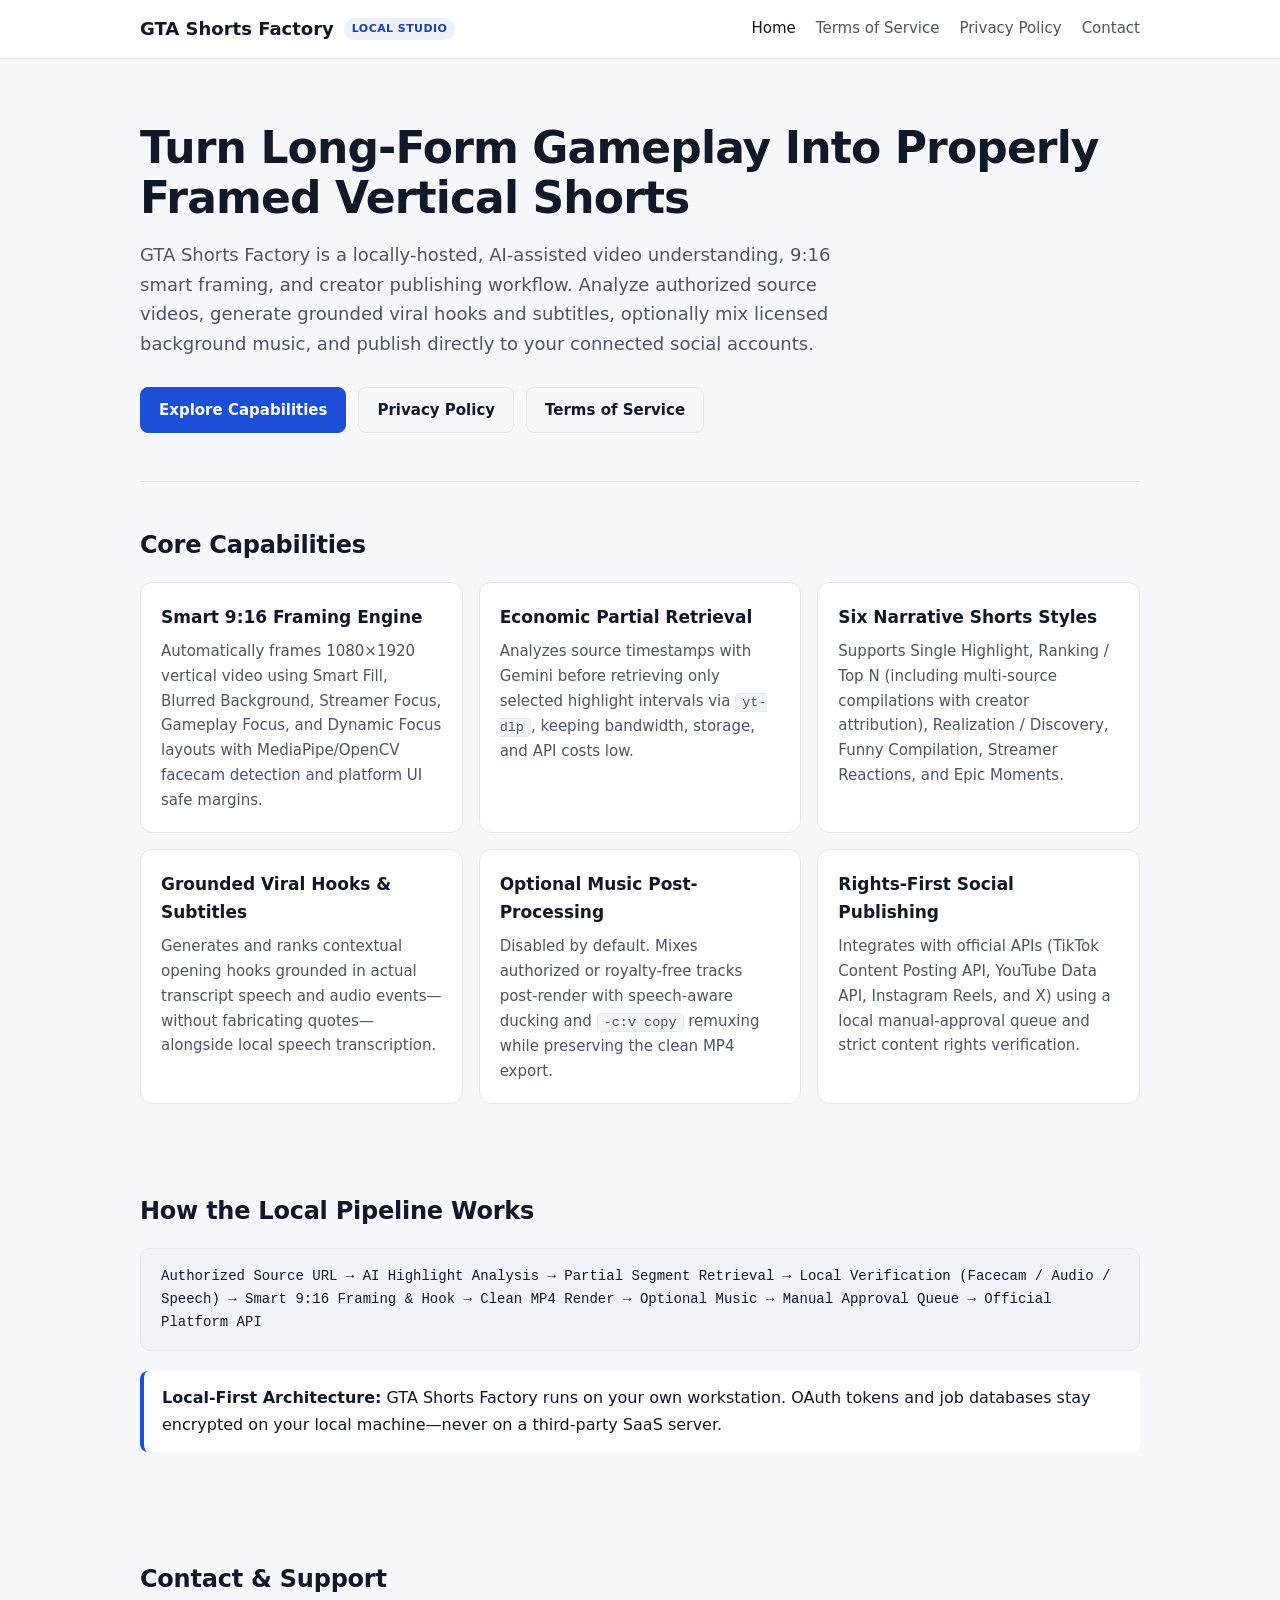
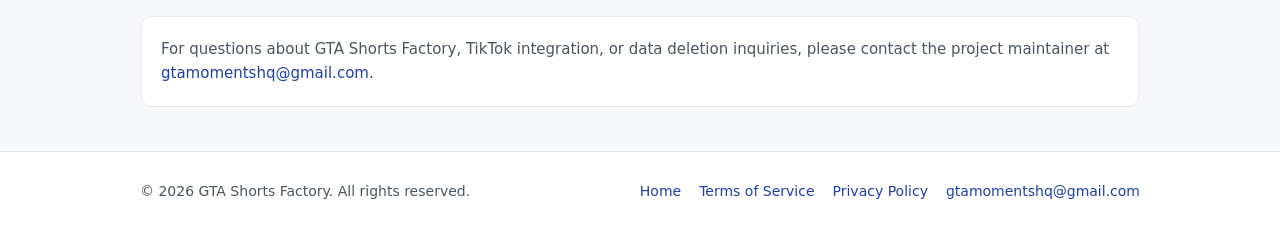
<file: index.html>
<!DOCTYPE html>
<html lang="en">
<head>
  <meta charset="UTF-8">
  <meta name="viewport" content="width=device-width, initial-scale=1.0">
  <title>GTA Shorts Factory — AI-Assisted Vertical Video &amp; Shorts Studio</title>
  <meta name="description" content="GTA Shorts Factory is a locally-run AI-assisted video clipping, smart 9:16 framing, viral hook, and authorized social publishing studio.">
  <link rel="stylesheet" href="./styles.css">
</head>
<body>
  <header class="site-header">
    <div class="nav-inner">
      <a class="brand" href="./index.html">
        GTA Shorts Factory <span class="brand-badge">Local Studio</span>
      </a>
      <nav class="nav-links" aria-label="Primary">
        <a class="active" href="./index.html">Home</a>
        <a href="./terms.html">Terms of Service</a>
        <a href="./privacy.html">Privacy Policy</a>
        <a href="#contact">Contact</a>
      </nav>
    </div>
  </header>

  <main class="container">
    <section class="hero">
      <h1>Turn Long-Form Gameplay Into Properly Framed Vertical Shorts</h1>
      <p class="lead">
        GTA Shorts Factory is a locally-hosted, AI-assisted video understanding, 9:16 smart framing,
        and creator publishing workflow. Analyze authorized source videos, generate grounded viral hooks
        and subtitles, optionally mix licensed background music, and publish directly to your connected
        social accounts.
      </p>
      <div class="cta-row">
        <a class="btn" href="#features">Explore Capabilities</a>
        <a class="btn secondary" href="./privacy.html">Privacy Policy</a>
        <a class="btn secondary" href="./terms.html">Terms of Service</a>
      </div>
    </section>

    <section id="features">
      <h2>Core Capabilities</h2>
      <div class="grid">
        <article class="card">
          <h3>Smart 9:16 Framing Engine</h3>
          <p>
            Automatically frames 1080&times;1920 vertical video using Smart Fill, Blurred Background,
            Streamer Focus, Gameplay Focus, and Dynamic Focus layouts with MediaPipe/OpenCV facecam
            detection and platform UI safe margins.
          </p>
        </article>
        <article class="card">
          <h3>Economic Partial Retrieval</h3>
          <p>
            Analyzes source timestamps with Gemini before retrieving only selected highlight intervals
            via <code>yt-dlp</code>, keeping bandwidth, storage, and API costs low.
          </p>
        </article>
        <article class="card">
          <h3>Six Narrative Shorts Styles</h3>
          <p>
            Supports Single Highlight, Ranking / Top N (including multi-source compilations with creator
            attribution), Realization / Discovery, Funny Compilation, Streamer Reactions, and Epic Moments.
          </p>
        </article>
        <article class="card">
          <h3>Grounded Viral Hooks &amp; Subtitles</h3>
          <p>
            Generates and ranks contextual opening hooks grounded in actual transcript speech and audio
            events—without fabricating quotes—alongside local speech transcription.
          </p>
        </article>
        <article class="card">
          <h3>Optional Music Post-Processing</h3>
          <p>
            Disabled by default. Mixes authorized or royalty-free tracks post-render with speech-aware
            ducking and <code>-c:v copy</code> remuxing while preserving the clean MP4 export.
          </p>
        </article>
        <article class="card">
          <h3>Rights-First Social Publishing</h3>
          <p>
            Integrates with official APIs (TikTok Content Posting API, YouTube Data API, Instagram
            Reels, and X) using a local manual-approval queue and strict content rights verification.
          </p>
        </article>
      </div>
    </section>

    <section>
      <h2>How the Local Pipeline Works</h2>
      <div class="pipeline-box">
        Authorized Source URL &rarr; AI Highlight Analysis &rarr; Partial Segment Retrieval &rarr; Local Verification (Facecam / Audio / Speech) &rarr; Smart 9:16 Framing &amp; Hook &rarr; Clean MP4 Render &rarr; Optional Music &rarr; Manual Approval Queue &rarr; Official Platform API
      </div>
      <div class="notice">
        <strong>Local-First Architecture:</strong> GTA Shorts Factory runs on your own workstation. OAuth
        tokens and job databases stay encrypted on your local machine—never on a third-party SaaS server.
      </div>
    </section>

    <section id="contact">
      <h2>Contact &amp; Support</h2>
      <div class="card">
        <p>
          For questions about GTA Shorts Factory, TikTok integration, or data deletion inquiries, please
          contact the project maintainer at
          <a href="mailto:gtamomentshq@gmail.com">gtamomentshq@gmail.com</a>.
        </p>
      </div>
    </section>
  </main>

  <footer class="site-footer">
    <div class="container footer-inner">
      <div>&copy; 2026 GTA Shorts Factory. All rights reserved.</div>
      <div class="footer-links">
        <a href="./index.html">Home</a>
        <a href="./terms.html">Terms of Service</a>
        <a href="./privacy.html">Privacy Policy</a>
        <a href="mailto:gtamomentshq@gmail.com">gtamomentshq@gmail.com</a>
      </div>
    </div>
  </footer>
</body>
</html>
</file>
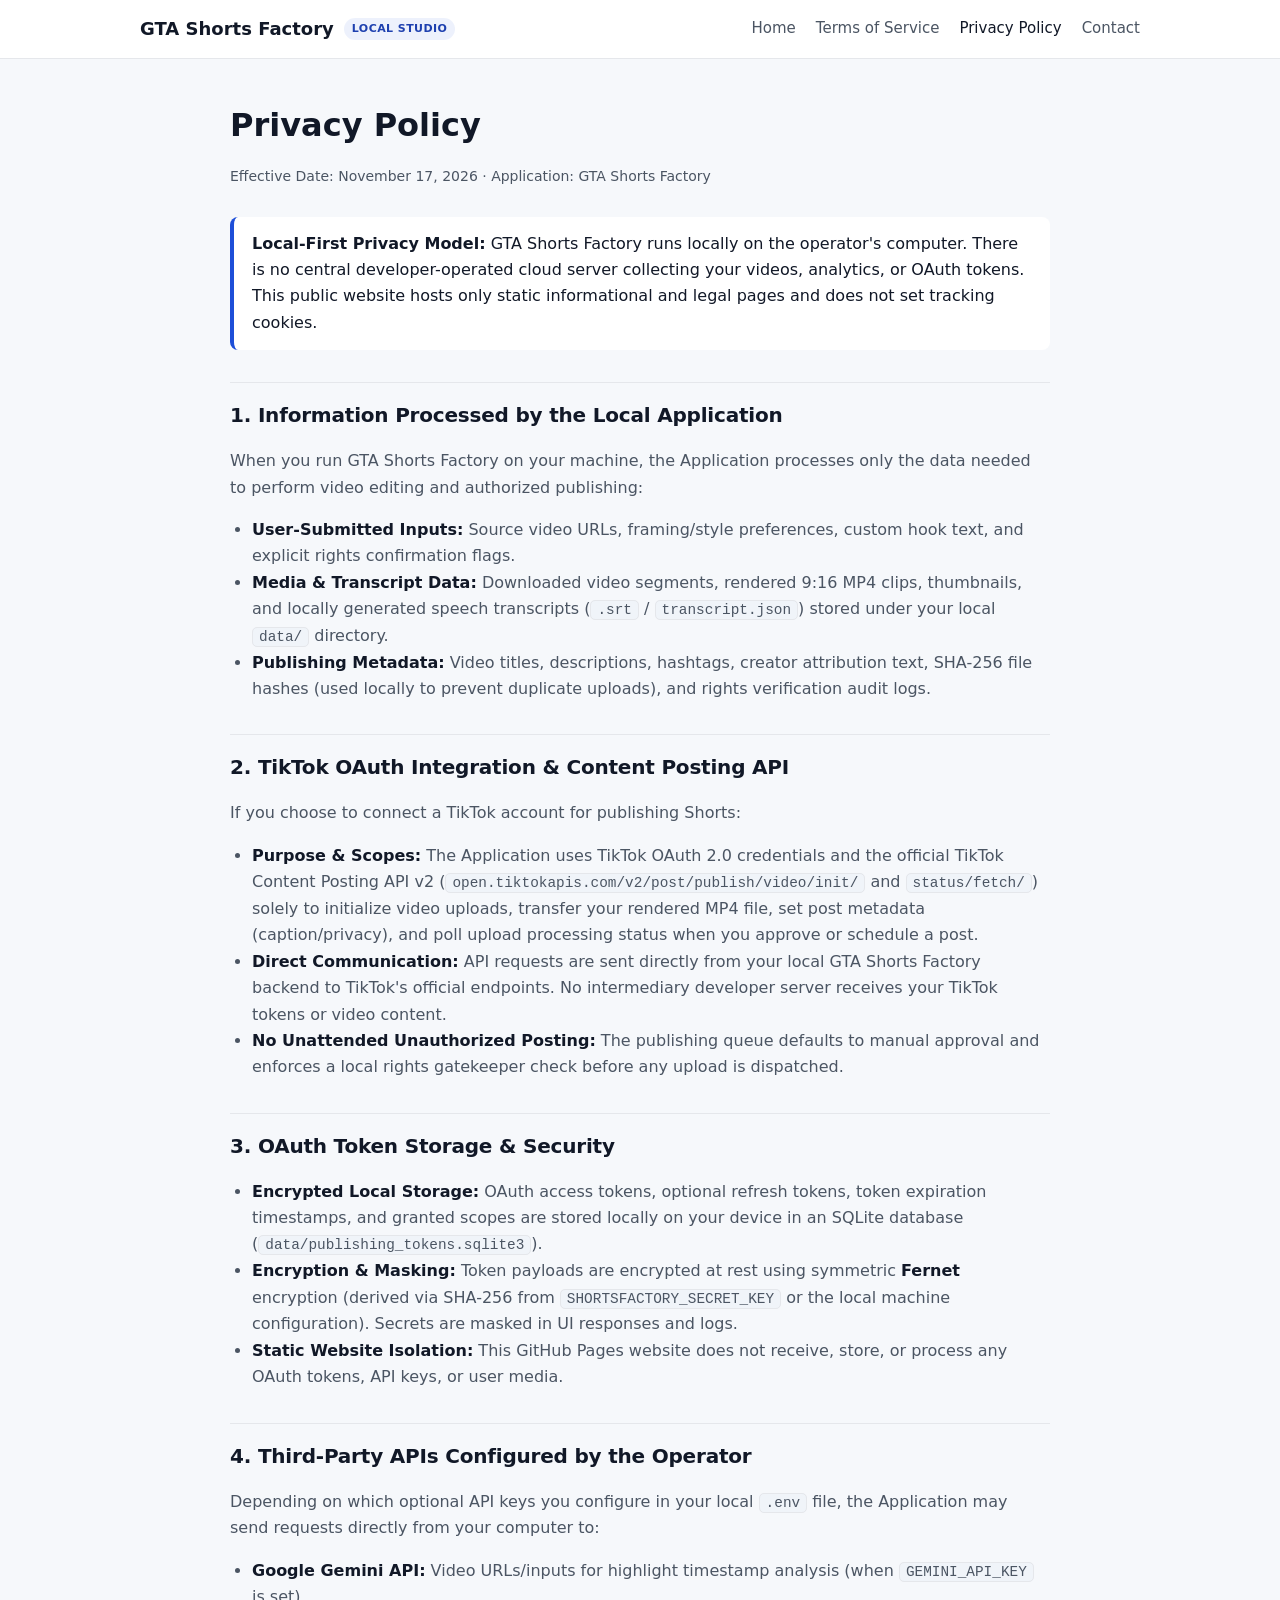
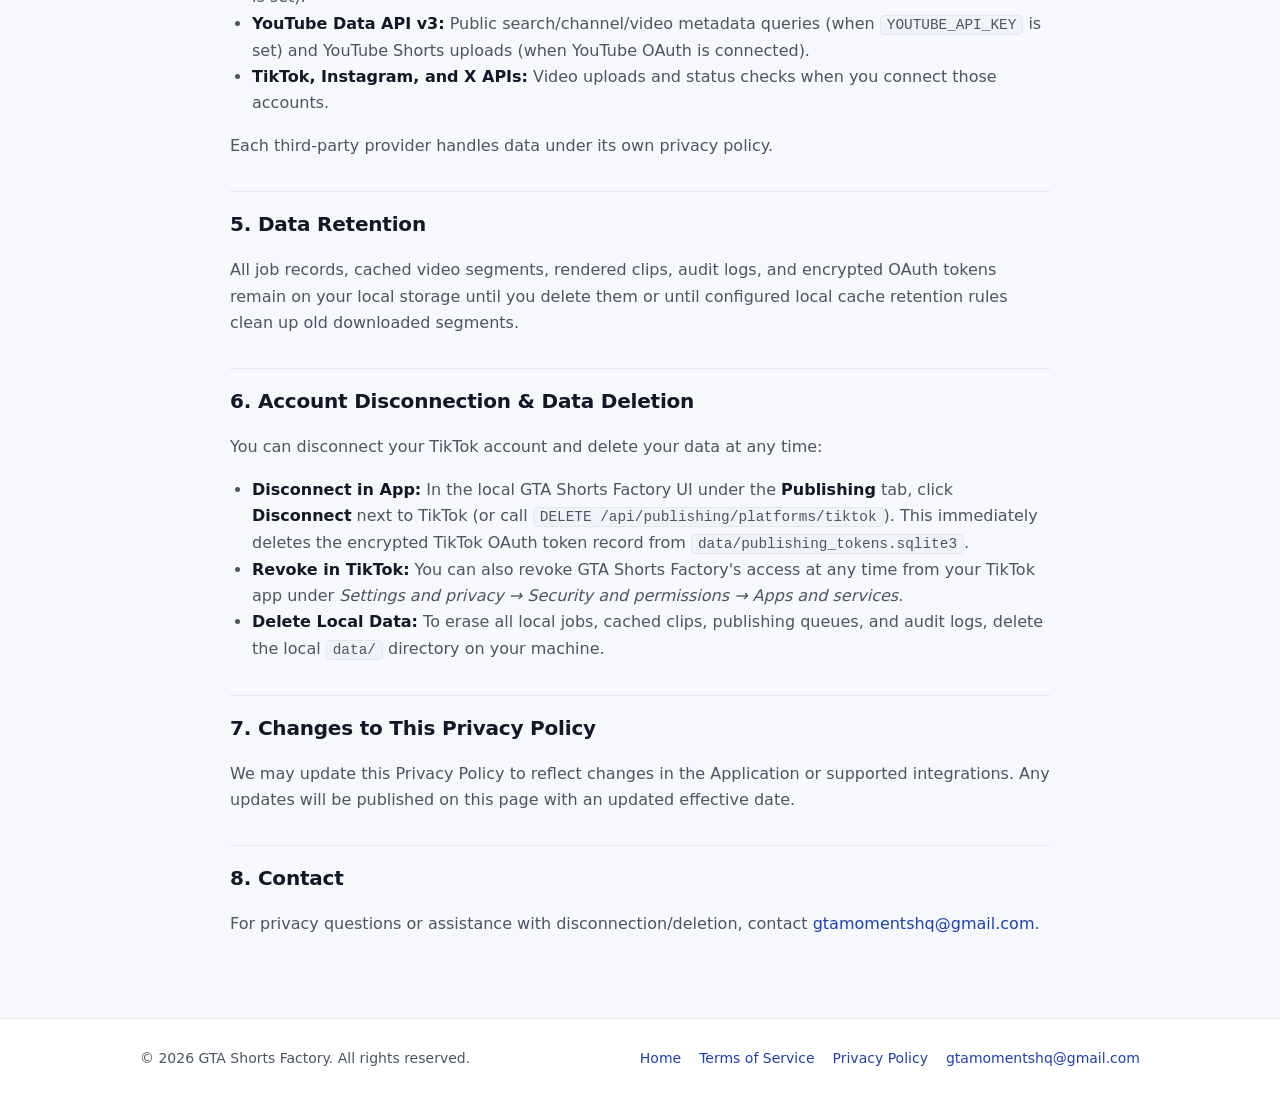
<file: privacy.html>
<!DOCTYPE html>
<html lang="en">
<head>
  <meta charset="UTF-8">
  <meta name="viewport" content="width=device-width, initial-scale=1.0">
  <title>Privacy Policy — GTA Shorts Factory</title>
  <meta name="description" content="Privacy Policy for GTA Shorts Factory detailing TikTok OAuth integration, local token storage, data retention, and deletion.">
  <link rel="stylesheet" href="./styles.css">
</head>
<body>
  <header class="site-header">
    <div class="nav-inner">
      <a class="brand" href="./index.html">
        GTA Shorts Factory <span class="brand-badge">Local Studio</span>
      </a>
      <nav class="nav-links" aria-label="Primary">
        <a href="./index.html">Home</a>
        <a href="./terms.html">Terms of Service</a>
        <a class="active" href="./privacy.html">Privacy Policy</a>
        <a href="#contact">Contact</a>
      </nav>
    </div>
  </header>

  <main class="container legal-doc">
    <h1>Privacy Policy</h1>
    <p class="meta-line">Effective Date: November 17, 2026 &middot; Application: GTA Shorts Factory</p>

    <div class="notice">
      <strong>Local-First Privacy Model:</strong> GTA Shorts Factory runs locally on the operator's computer.
      There is no central developer-operated cloud server collecting your videos, analytics, or OAuth tokens.
      This public website hosts only static informational and legal pages and does not set tracking cookies.
    </div>

    <h2>1. Information Processed by the Local Application</h2>
    <p>When you run GTA Shorts Factory on your machine, the Application processes only the data needed to perform video editing and authorized publishing:</p>
    <ul>
      <li><strong>User-Submitted Inputs:</strong> Source video URLs, framing/style preferences, custom hook text, and explicit rights confirmation flags.</li>
      <li><strong>Media &amp; Transcript Data:</strong> Downloaded video segments, rendered 9:16 MP4 clips, thumbnails, and locally generated speech transcripts (<code>.srt</code> / <code>transcript.json</code>) stored under your local <code>data/</code> directory.</li>
      <li><strong>Publishing Metadata:</strong> Video titles, descriptions, hashtags, creator attribution text, SHA-256 file hashes (used locally to prevent duplicate uploads), and rights verification audit logs.</li>
    </ul>

    <h2>2. TikTok OAuth Integration &amp; Content Posting API</h2>
    <p>
      If you choose to connect a TikTok account for publishing Shorts:
    </p>
    <ul>
      <li>
        <strong>Purpose &amp; Scopes:</strong> The Application uses TikTok OAuth 2.0 credentials and the official
        TikTok Content Posting API v2 (<code>open.tiktokapis.com/v2/post/publish/video/init/</code> and
        <code>status/fetch/</code>) solely to initialize video uploads, transfer your rendered MP4 file, set
        post metadata (caption/privacy), and poll upload processing status when you approve or schedule a post.
      </li>
      <li>
        <strong>Direct Communication:</strong> API requests are sent directly from your local GTA Shorts Factory
        backend to TikTok's official endpoints. No intermediary developer server receives your TikTok tokens or
        video content.
      </li>
      <li>
        <strong>No Unattended Unauthorized Posting:</strong> The publishing queue defaults to manual approval
        and enforces a local rights gatekeeper check before any upload is dispatched.
      </li>
    </ul>

    <h2>3. OAuth Token Storage &amp; Security</h2>
    <ul>
      <li>
        <strong>Encrypted Local Storage:</strong> OAuth access tokens, optional refresh tokens, token expiration
        timestamps, and granted scopes are stored locally on your device in an SQLite database
        (<code>data/publishing_tokens.sqlite3</code>).
      </li>
      <li>
        <strong>Encryption &amp; Masking:</strong> Token payloads are encrypted at rest using symmetric
        <strong>Fernet</strong> encryption (derived via SHA-256 from <code>SHORTSFACTORY_SECRET_KEY</code> or
        the local machine configuration). Secrets are masked in UI responses and logs.
      </li>
      <li>
        <strong>Static Website Isolation:</strong> This GitHub Pages website does not receive, store, or
        process any OAuth tokens, API keys, or user media.
      </li>
    </ul>

    <h2>4. Third-Party APIs Configured by the Operator</h2>
    <p>
      Depending on which optional API keys you configure in your local <code>.env</code> file, the Application
      may send requests directly from your computer to:
    </p>
    <ul>
      <li><strong>Google Gemini API:</strong> Video URLs/inputs for highlight timestamp analysis (when <code>GEMINI_API_KEY</code> is set).</li>
      <li><strong>YouTube Data API v3:</strong> Public search/channel/video metadata queries (when <code>YOUTUBE_API_KEY</code> is set) and YouTube Shorts uploads (when YouTube OAuth is connected).</li>
      <li><strong>TikTok, Instagram, and X APIs:</strong> Video uploads and status checks when you connect those accounts.</li>
    </ul>
    <p>Each third-party provider handles data under its own privacy policy.</p>

    <h2>5. Data Retention</h2>
    <p>
      All job records, cached video segments, rendered clips, audit logs, and encrypted OAuth tokens remain on
      your local storage until you delete them or until configured local cache retention rules clean up old
      downloaded segments.
    </p>

    <h2>6. Account Disconnection &amp; Data Deletion</h2>
    <p>You can disconnect your TikTok account and delete your data at any time:</p>
    <ul>
      <li>
        <strong>Disconnect in App:</strong> In the local GTA Shorts Factory UI under the <strong>Publishing</strong>
        tab, click <strong>Disconnect</strong> next to TikTok (or call
        <code>DELETE /api/publishing/platforms/tiktok</code>). This immediately deletes the encrypted TikTok
        OAuth token record from <code>data/publishing_tokens.sqlite3</code>.
      </li>
      <li>
        <strong>Revoke in TikTok:</strong> You can also revoke GTA Shorts Factory's access at any time from your
        TikTok app under <em>Settings and privacy &rarr; Security and permissions &rarr; Apps and services</em>.
      </li>
      <li>
        <strong>Delete Local Data:</strong> To erase all local jobs, cached clips, publishing queues, and audit
        logs, delete the local <code>data/</code> directory on your machine.
      </li>
    </ul>

    <h2>7. Changes to This Privacy Policy</h2>
    <p>
      We may update this Privacy Policy to reflect changes in the Application or supported integrations. Any
      updates will be published on this page with an updated effective date.
    </p>

    <h2 id="contact">8. Contact</h2>
    <p>
      For privacy questions or assistance with disconnection/deletion, contact
      <a href="mailto:gtamomentshq@gmail.com">gtamomentshq@gmail.com</a>.
    </p>
  </main>

  <footer class="site-footer">
    <div class="container footer-inner">
      <div>&copy; 2026 GTA Shorts Factory. All rights reserved.</div>
      <div class="footer-links">
        <a href="./index.html">Home</a>
        <a href="./terms.html">Terms of Service</a>
        <a href="./privacy.html">Privacy Policy</a>
        <a href="mailto:gtamomentshq@gmail.com">gtamomentshq@gmail.com</a>
      </div>
    </div>
  </footer>
</body>
</html>
</file>
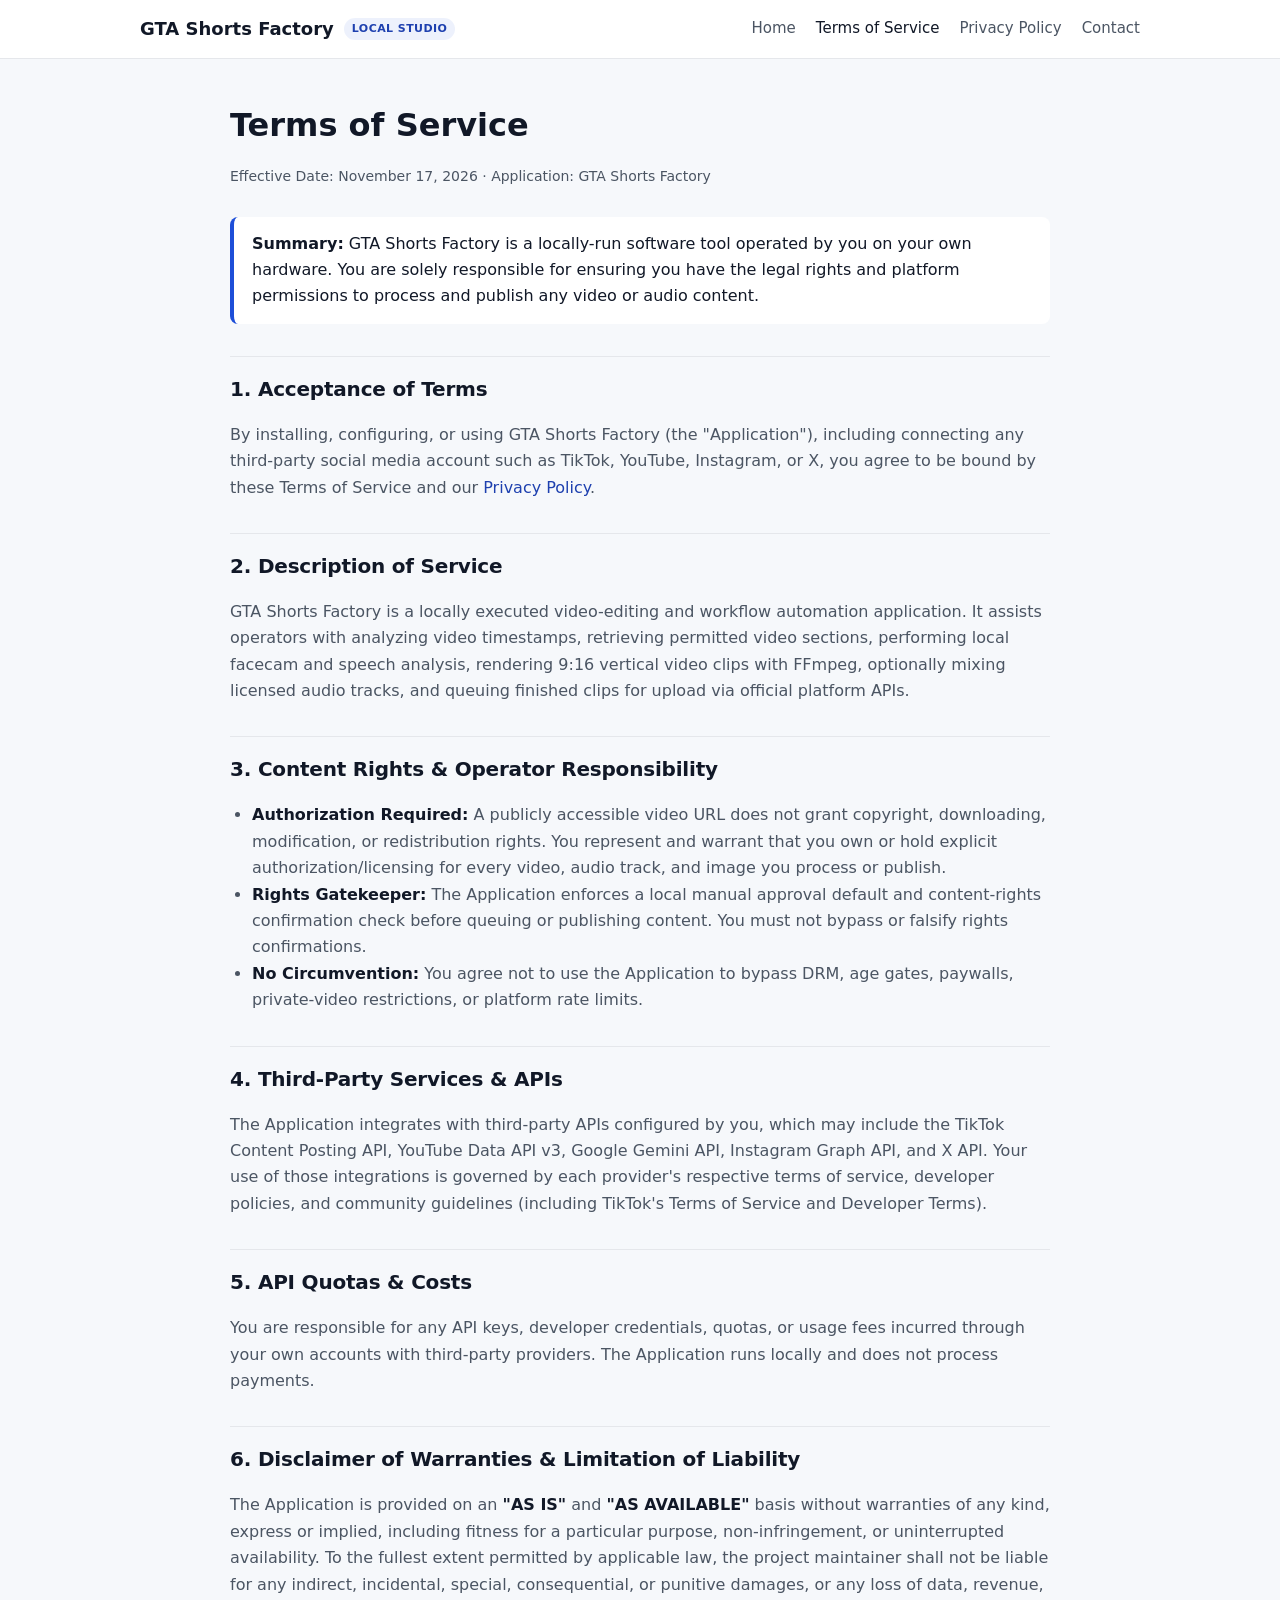
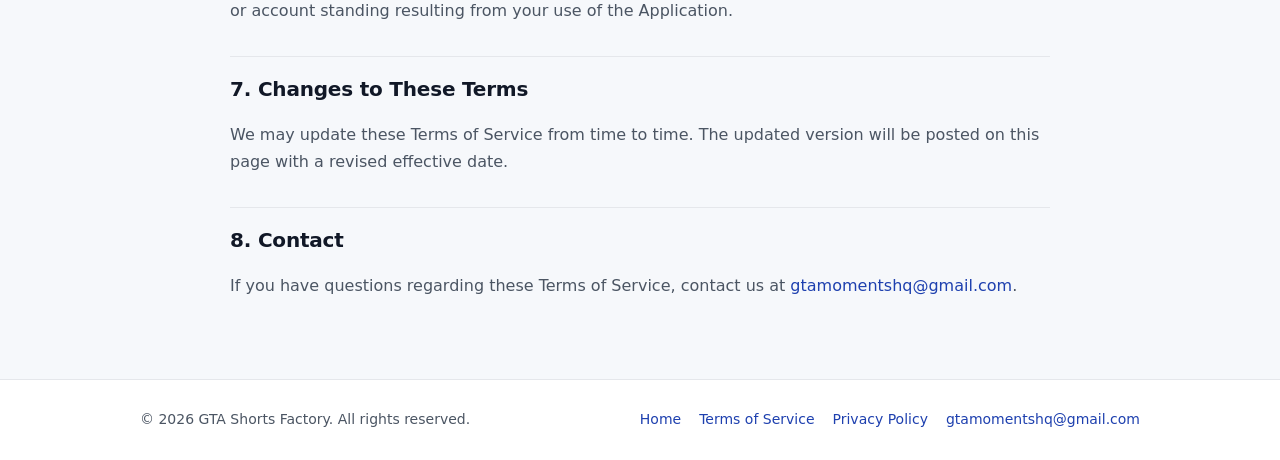
<file: terms.html>
<!DOCTYPE html>
<html lang="en">
<head>
  <meta charset="UTF-8">
  <meta name="viewport" content="width=device-width, initial-scale=1.0">
  <title>Terms of Service — GTA Shorts Factory</title>
  <meta name="description" content="Terms of Service for GTA Shorts Factory, a locally-hosted AI-assisted video editing and publishing tool.">
  <link rel="stylesheet" href="./styles.css">
</head>
<body>
  <header class="site-header">
    <div class="nav-inner">
      <a class="brand" href="./index.html">
        GTA Shorts Factory <span class="brand-badge">Local Studio</span>
      </a>
      <nav class="nav-links" aria-label="Primary">
        <a href="./index.html">Home</a>
        <a class="active" href="./terms.html">Terms of Service</a>
        <a href="./privacy.html">Privacy Policy</a>
        <a href="#contact">Contact</a>
      </nav>
    </div>
  </header>

  <main class="container legal-doc">
    <h1>Terms of Service</h1>
    <p class="meta-line">Effective Date: November 17, 2026 &middot; Application: GTA Shorts Factory</p>

    <div class="notice">
      <strong>Summary:</strong> GTA Shorts Factory is a locally-run software tool operated by you on your own
      hardware. You are solely responsible for ensuring you have the legal rights and platform permissions to
      process and publish any video or audio content.
    </div>

    <h2>1. Acceptance of Terms</h2>
    <p>
      By installing, configuring, or using GTA Shorts Factory (the "Application"), including connecting any
      third-party social media account such as TikTok, YouTube, Instagram, or X, you agree to be bound by
      these Terms of Service and our <a href="./privacy.html">Privacy Policy</a>.
    </p>

    <h2>2. Description of Service</h2>
    <p>
      GTA Shorts Factory is a locally executed video-editing and workflow automation application. It assists
      operators with analyzing video timestamps, retrieving permitted video sections, performing local facecam
      and speech analysis, rendering 9:16 vertical video clips with FFmpeg, optionally mixing licensed audio
      tracks, and queuing finished clips for upload via official platform APIs.
    </p>

    <h2>3. Content Rights &amp; Operator Responsibility</h2>
    <ul>
      <li>
        <strong>Authorization Required:</strong> A publicly accessible video URL does not grant copyright,
        downloading, modification, or redistribution rights. You represent and warrant that you own or hold
        explicit authorization/licensing for every video, audio track, and image you process or publish.
      </li>
      <li>
        <strong>Rights Gatekeeper:</strong> The Application enforces a local manual approval default and
        content-rights confirmation check before queuing or publishing content. You must not bypass or falsify
        rights confirmations.
      </li>
      <li>
        <strong>No Circumvention:</strong> You agree not to use the Application to bypass DRM, age gates,
        paywalls, private-video restrictions, or platform rate limits.
      </li>
    </ul>

    <h2>4. Third-Party Services &amp; APIs</h2>
    <p>
      The Application integrates with third-party APIs configured by you, which may include the TikTok Content
      Posting API, YouTube Data API v3, Google Gemini API, Instagram Graph API, and X API. Your use of those
      integrations is governed by each provider's respective terms of service, developer policies, and community
      guidelines (including TikTok's Terms of Service and Developer Terms).
    </p>

    <h2>5. API Quotas &amp; Costs</h2>
    <p>
      You are responsible for any API keys, developer credentials, quotas, or usage fees incurred through your
      own accounts with third-party providers. The Application runs locally and does not process payments.
    </p>

    <h2>6. Disclaimer of Warranties &amp; Limitation of Liability</h2>
    <p>
      The Application is provided on an <strong>"AS IS"</strong> and <strong>"AS AVAILABLE"</strong> basis
      without warranties of any kind, express or implied, including fitness for a particular purpose,
      non-infringement, or uninterrupted availability. To the fullest extent permitted by applicable law, the
      project maintainer shall not be liable for any indirect, incidental, special, consequential, or punitive
      damages, or any loss of data, revenue, or account standing resulting from your use of the Application.
    </p>

    <h2>7. Changes to These Terms</h2>
    <p>
      We may update these Terms of Service from time to time. The updated version will be posted on this page
      with a revised effective date.
    </p>

    <h2 id="contact">8. Contact</h2>
    <p>
      If you have questions regarding these Terms of Service, contact us at
      <a href="mailto:gtamomentshq@gmail.com">gtamomentshq@gmail.com</a>.
    </p>
  </main>

  <footer class="site-footer">
    <div class="container footer-inner">
      <div>&copy; 2026 GTA Shorts Factory. All rights reserved.</div>
      <div class="footer-links">
        <a href="./index.html">Home</a>
        <a href="./terms.html">Terms of Service</a>
        <a href="./privacy.html">Privacy Policy</a>
        <a href="mailto:gtamomentshq@gmail.com">gtamomentshq@gmail.com</a>
      </div>
    </div>
  </footer>
</body>
</html>
</file>
<file: styles.css>
:root {
  --bg: #0b0e14;
  --surface: #131822;
  --surface-alt: #19202e;
  --text: #eef2f7;
  --muted: #9aa6b8;
  --border: #263042;
  --accent: #3b82f6;
  --accent-hover: #60a5fa;
  --accent-soft: rgba(59, 130, 246, 0.14);
  --ok: #22c55e;
  --max-w: 1040px;
}

@media (prefers-color-scheme: light) {
  :root {
    --bg: #f6f8fb;
    --surface: #ffffff;
    --surface-alt: #f0f4f9;
    --text: #111827;
    --muted: #4b5563;
    --border: #e5e7eb;
    --accent: #1d4ed8;
    --accent-hover: #1e40af;
    --accent-soft: rgba(29, 78, 216, 0.08);
  }
}

* {
  box-sizing: border-box;
}

html {
  scroll-behavior: smooth;
}

body {
  margin: 0;
  background: var(--bg);
  color: var(--text);
  font: 16px/1.65 system-ui, -apple-system, "Segoe UI", Roboto, Helvetica, Arial, sans-serif;
  -webkit-font-smoothing: antialiased;
}

a {
  color: var(--accent-hover);
  text-decoration: none;
}

a:hover {
  text-decoration: underline;
}

.container {
  max-width: var(--max-w);
  margin: 0 auto;
  padding: 0 20px;
}

.site-header {
  border-bottom: 1px solid var(--border);
  background: var(--surface);
  position: sticky;
  top: 0;
  z-index: 20;
}

.nav-inner {
  display: flex;
  align-items: center;
  justify-content: space-between;
  gap: 16px;
  padding: 14px 20px;
  max-width: var(--max-w);
  margin: 0 auto;
  flex-wrap: wrap;
}

.brand {
  font-weight: 700;
  font-size: 18px;
  color: var(--text);
  display: inline-flex;
  align-items: center;
  gap: 10px;
}

.brand-badge {
  display: inline-block;
  padding: 2px 8px;
  font-size: 11px;
  font-weight: 700;
  letter-spacing: 0.04em;
  text-transform: uppercase;
  border-radius: 999px;
  background: var(--accent-soft);
  color: var(--accent-hover);
}

.nav-links {
  display: flex;
  gap: 20px;
  flex-wrap: wrap;
  font-size: 15px;
  font-weight: 500;
}

.nav-links a {
  color: var(--muted);
}

.nav-links a.active,
.nav-links a:hover {
  color: var(--text);
  text-decoration: none;
}

.hero {
  padding: 64px 0 48px;
  border-bottom: 1px solid var(--border);
}

.hero h1 {
  font-size: clamp(28px, 4.5vw, 44px);
  line-height: 1.15;
  margin: 0 0 16px;
  letter-spacing: -0.02em;
}

.hero p.lead {
  font-size: 18px;
  color: var(--muted);
  max-width: 720px;
  margin: 0 0 28px;
}

.cta-row {
  display: flex;
  gap: 12px;
  flex-wrap: wrap;
}

.btn {
  display: inline-block;
  padding: 10px 18px;
  border-radius: 8px;
  font-weight: 600;
  font-size: 15px;
  border: 1px solid var(--accent);
  background: var(--accent);
  color: #ffffff;
}

.btn:hover {
  background: var(--accent-hover);
  text-decoration: none;
}

.btn.secondary {
  background: transparent;
  color: var(--text);
  border-color: var(--border);
}

.btn.secondary:hover {
  border-color: var(--accent);
}

section {
  padding: 44px 0;
}

h2 {
  font-size: 24px;
  margin: 0 0 16px;
  letter-spacing: -0.01em;
}

h3 {
  font-size: 17px;
  margin: 0 0 8px;
}

.grid {
  display: grid;
  grid-template-columns: repeat(auto-fit, minmax(260px, 1fr));
  gap: 16px;
}

.card {
  background: var(--surface);
  border: 1px solid var(--border);
  border-radius: 12px;
  padding: 20px;
}

.card p {
  margin: 0;
  color: var(--muted);
  font-size: 15px;
}

.pipeline-box {
  background: var(--surface-alt);
  border: 1px solid var(--border);
  border-radius: 10px;
  padding: 16px 20px;
  font-family: ui-monospace, SFMono-Regular, Menlo, Consolas, monospace;
  font-size: 14px;
  overflow-x: auto;
  color: var(--text);
}

.legal-doc {
  padding: 40px 0 64px;
  max-width: 820px;
}

.legal-doc h1 {
  font-size: 32px;
  margin: 0 0 8px;
}

.meta-line {
  color: var(--muted);
  font-size: 14px;
  margin-bottom: 28px;
}

.legal-doc h2 {
  font-size: 20px;
  margin-top: 32px;
  margin-bottom: 10px;
  padding-top: 16px;
  border-top: 1px solid var(--border);
}

.legal-doc p,
.legal-doc li {
  color: var(--muted);
}

.legal-doc strong {
  color: var(--text);
}

.legal-doc ul {
  padding-left: 22px;
}

.notice {
  background: var(--surface);
  border-left: 4px solid var(--accent);
  border-radius: 8px;
  padding: 14px 18px;
  margin: 20px 0;
  color: var(--text);
}

code {
  background: var(--surface-alt);
  border: 1px solid var(--border);
  padding: 1px 6px;
  border-radius: 5px;
  font-size: 0.9em;
}

.site-footer {
  border-top: 1px solid var(--border);
  background: var(--surface);
  padding: 28px 0;
  color: var(--muted);
  font-size: 14px;
}

.footer-inner {
  display: flex;
  justify-content: space-between;
  align-items: center;
  flex-wrap: wrap;
  gap: 16px;
}

.footer-links {
  display: flex;
  gap: 18px;
  flex-wrap: wrap;
}
</file>
